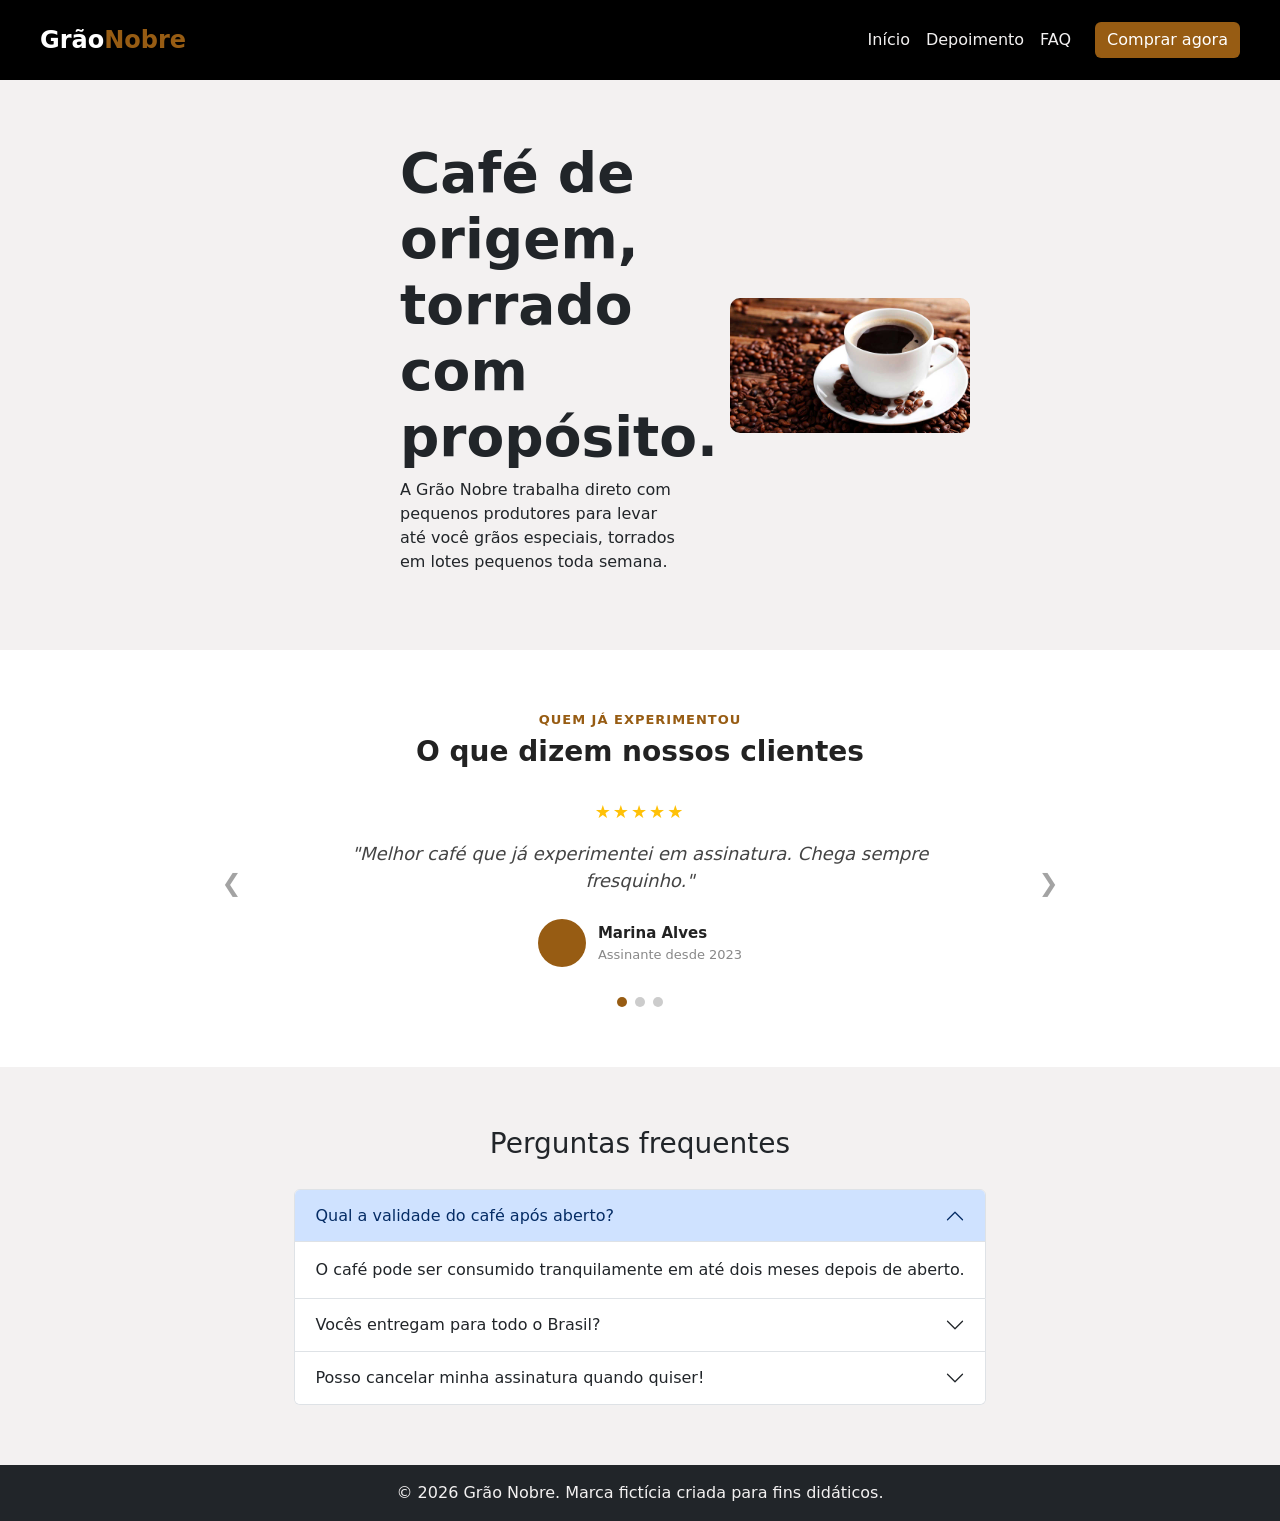
<file: index.html>
<!doctype html>
<html lang="en">
  <head>
    <meta charset="UTF-8" />
    <meta name="viewport" content="width=device-width, initial-scale=1.0" />
    <title>Demo Bootstrap</title>
    <link
      href="https://cdn.jsdelivr.net/npm/bootstrap@5.3.8/dist/css/bootstrap.min.css"
      rel="stylesheet"
      integrity="sha384-sRIl4kxILFvY47J16cr9ZwB07vP4J8+LH7qKQnuqkuIAvNWLzeN8tE5YBujZqJLB"
      crossorigin="anonymous"
    />
    <link href="style/style.css" rel="stylesheet" />
  </head>

  <body>
    <nav class="navbar navbar-expand-lg bg-body-tertiary">
      <div class="container-fluid" style="background-color: black">
        <a class="navbar-brand" href="#" style="display: flex">
          <h4 class="logo" id="grao">Grão</h4>
          <h4 class="logo" id="nobre">Nobre</h4>
        </a>
        <button
          class="navbar-toggler"
          type="button"
          data-bs-toggle="collapse"
          data-bs-target="#navbarSupportedContent"
          aria-controls="navbarSupportedContent"
          aria-expanded="false"
          aria-label="Toggle navigation"
        >
          <span class="navbar-toggler-icon"></span>
        </button>

        <div class="collapse navbar-collapse" id="navbarSupportedContent">
          <ul class="navbar-nav ms-auto mb-2 mb-lg-0">
            <li class="nav-item">
              <a class="nav-link" aria-current="page" href="#">Início</a>
            </li>
            <li class="nav-item">
              <a class="nav-link" href="#">Depoimento</a>
            </li>
            <li class="nav-item">
              <a class="nav-link" href="#">FAQ</a>
            </li>
          </ul>

          <button
            class="btn btn-outline-success ms-3"
            type="button"
            data-bs-toggle="modal"
            data-bs-target="#exampleModal"
          >
            Comprar agora
          </button>
        </div>
      </div>
    </nav>

    <section class="banner">
      <div class="banner">
        <div class="col-md-7">
          <h1>
            Café de origem,<br />
            torrado com propósito.
          </h1>
          <p>
            A Grão Nobre trabalha direto com pequenos produtores para levar até
            você grãos especiais, torrados em lotes pequenos toda semana.
          </p>
        </div>

        <div class="col-md-6">
          <img src="assets/cafe-imagem.jpg" class="img-fluid" alt="Café" />
        </div>
      </div>
    </section>

    <section class="depoimentos">
      <p id="text-depoimentos">QUEM JÁ EXPERIMENTOU</p>
      <h3>O que dizem nossos clientes</h3>

      <div id="carouselExample" class="carousel slide position-relative w-100">
        <div class="carousel-item active text-center">
          <div class="depoimento">
            <div class="stars">★★★★★</div>
            <p class="depoimento-texto">
              "Melhor café que já experimentei em assinatura. Chega sempre
              fresquinho."
            </p>
            <div class="autor-box">
              <div class="avatar"></div>
              <div class="autor-info">
                <strong>Marina Alves</strong>
                <span>Assinante desde 2023</span>
              </div>
            </div>
          </div>
        </div>

        <div class="carousel-item text-center">
          <div class="depoimento">
            <div class="stars">★★★★★</div>
            <p class="depoimento-texto">
              "O sabor é incrível e a entrega é muito rápida."
            </p>
            <div class="autor-box">
              <div class="avatar"></div>
              <div class="autor-info">
                <strong>João Silva</strong>
                <span>Assinante desde 2022</span>
              </div>
            </div>
          </div>
        </div>

        <div class="carousel-item text-center">
          <div class="depoimento">
            <div class="stars">★★★★★</div>
            <p class="depoimento-texto">
              "Finalmente encontrei um café que realmente gosto."
            </p>
            <div class="autor-box">
              <div class="avatar"></div>
              <div class="autor-info">
                <strong>Pedro Oliveira</strong>
                <span>Assinante desde 2024</span>
              </div>
            </div>
          </div>
        </div>

        <button
          class="carousel-control-prev"
          type="button"
          data-bs-target="#carouselExample"
          data-bs-slide="prev"
        >
          <span class="carousel-control-prev-icon-custom" aria-hidden="true"
            >&#10094;</span
          >
          <span class="visually-hidden">Anterior</span>
        </button>

        <button
          class="carousel-control-next"
          type="button"
          data-bs-target="#carouselExample"
          data-bs-slide="next"
        >
          <span class="carousel-control-next-icon-custom" aria-hidden="true"
            >&#10095;</span
          >
          <span class="visually-hidden">Próximo</span>
        </button>
      </div>

      <div class="carousel-indicators-custom">
        <button
          type="button"
          data-bs-target="#carouselExample"
          data-bs-slide-to="0"
          class="active"
          aria-current="true"
          aria-label="Slide 1"
        ></button>

        <button
          type="button"
          data-bs-target="#carouselExample"
          data-bs-slide-to="1"
          aria-label="Slide 2"
        ></button>

        <button
          type="button"
          data-bs-target="#carouselExample"
          data-bs-slide-to="2"
          aria-label="Slide 3"
        ></button>
      </div>
    </section>

    <section class="perguntas-frequentes">
      <h3>Perguntas frequentes</h3>
      <div class="accordion" id="accordionExample">
        <div class="accordion-item">
          <h2 class="accordion-header">
            <button
              class="accordion-button"
              type="button"
              data-bs-toggle="collapse"
              data-bs-target="#collapseOne"
              aria-expanded="true"
              aria-controls="collapseOne"
            >
              Qual a validade do café após aberto?
            </button>
          </h2>
          <div
            id="collapseOne"
            class="accordion-collapse collapse show"
            data-bs-parent="#accordionExample"
          >
            <div class="accordion-body">
              O café pode ser consumido tranquilamente em até dois meses depois
              de aberto.
            </div>
          </div>
        </div>
        <div class="accordion-item">
          <h2 class="accordion-header">
            <button
              class="accordion-button collapsed"
              type="button"
              data-bs-toggle="collapse"
              data-bs-target="#collapseTwo"
              aria-expanded="false"
              aria-controls="collapseTwo"
            >
              Vocês entregam para todo o Brasil?
            </button>
          </h2>
          <div
            id="collapseTwo"
            class="accordion-collapse collapse"
            data-bs-parent="#accordionExample"
          >
            <div class="accordion-body">
              Sim! Enviamos para todas as regiões, com prazo médio de 3 a 7 dias
              úteis dependendo da localidade.
            </div>
          </div>
        </div>
        <div class="accordion-item">
          <h2 class="accordion-header">
            <button
              class="accordion-button collapsed"
              type="button"
              data-bs-toggle="collapse"
              data-bs-target="#collapseThree"
              aria-expanded="false"
              aria-controls="collapseThree"
            >
              Posso cancelar minha assinatura quando quiser!
            </button>
          </h2>
          <div
            id="collapseThree"
            class="accordion-collapse collapse"
            data-bs-parent="#accordionExample"
          >
            <div class="accordion-body">
              Não tem permanência mínima de assinatura, mas é preciso avisar com
              pelo menos 15 dias de antencedência.
            </div>
          </div>
        </div>
      </div>
    </section>

    <!-- Modal -->
    <div
      class="modal fade"
      id="exampleModal"
      tabindex="-1"
      aria-labelledby="exampleModalLabel"
      aria-hidden="true"
    >
      <div class="modal-dialog">
        <div class="modal-content">
          <div class="modal-header">
            <h1 class="modal-title fs-5" id="exampleModalLabel">
              Faça seu pedido
            </h1>
            <button
              type="button"
              class="btn-close"
              data-bs-dismiss="modal"
              aria-label="Close"
            ></button>
          </div>
          <div class="modal-body">
            <ul>
              <div class="form-check">
                <input
                  class="form-check-input"
                  type="checkbox"
                  value=""
                  id="checkDefault"
                />
                <label class="form-check-label" for="checkDefault">
                  Kit de degustação
                </label>
              </div>
              <div class="form-check">
                <input
                  class="form-check-input"
                  type="checkbox"
                  value=""
                  id="checkDefault"
                />
                <label class="form-check-label" for="checkDefault">
                  1 pacote de 250g
                </label>
              </div>
              <div class="form-check">
                <input
                  class="form-check-input"
                  type="checkbox"
                  value=""
                  id="checkDefault"
                />
                <label class="form-check-label" for="checkDefault">
                  5 pacotes de 250g
                </label>
              </div>
            </ul>
          </div>
          <div class="modal-footer">
            <button type="button" class="btn btn-primary">
              Ir para o carrinho
            </button>
          </div>
        </div>
      </div>
    </div>

    <footer class="bg-dark text-center py-3">
      © 2026 Grão Nobre. Marca fictícia criada para fins didáticos. 
    </footer>

    <script
      src="https://cdn.jsdelivr.net/npm/bootstrap@5.3.8/dist/js/bootstrap.bundle.min.js"
      integrity="sha384-FKyoEForCGlyvwx9Hj09JcYn3nv7wiPVlz7YYwJrWVcXK/BmnVDxM+D2scQbITxI"
      crossorigin="anonymous"
    ></script>
  </body>
</html>
</file>
<file: style/style.css>
:root {
  --primary: rgb(151, 92, 19);
  --secondary: rgb(243, 241, 241);
  --cor-fundo: #000;
  --espacamento: 40px;
}

* {
  margin: 0;
  padding: 0;
  box-sizing: border-box;
}

body {
  margin: 0;
}

h1 {
  font-weight: 900;
  font-size: 55px;
}

h4 {
  font-weight: 600;
  font-size: larger;
}

img {
  border-radius: 10px;
  width: 500px;
  height: auto;
}

.navbar {
  padding-top: 0;
  padding-bottom: 0;
}

.container-fluid {
  display: flex;
  padding: 10px;
  padding: 20px 40px;
}

.logo {
  padding: 0;
  margin: 0;
  display: flex;
  align-items: center;
}

#grao {
  color: white;
}

#nobre {
  color: var(--primary);
}

.nav-link,
.nav-link:hover {
  color: var(--secondary);
}
.btn,
.btn:hover,
.btn:active {
  background-color: var(--primary) !important;
  color: white !important;
  border: none !important;
}

.banner {
  background-color: var(--secondary);
  padding: 3rem;
}

.banner {
  width: 100%;
  padding: 30px 200px;
  gap: 50px;
  display: flex;
  align-items: center;
}

.depoimentos {
  display: flex;
  padding: 60px 20px;
  justify-content: center;
  align-items: center;
  flex-direction: column;
  background-color: #fff;
  max-width: 900px;
  margin: 0 auto;
}

#text-depoimentos {
  text-transform: uppercase;
  color: var(--primary);
  font-weight: 700;
  font-size: 13px;
  letter-spacing: 1px;
  margin-bottom: 5px;
}

.depoimentos h3 {
  font-weight: 800;
  font-size: 28px;
  color: #222;
  margin-bottom: 30px;
}

.carousel {
  background-color: transparent;
  padding: 0;
  border-radius: 0;
}

.stars {
  color: #ffc107;
  font-size: 18px;
  letter-spacing: 2px;
  margin-bottom: 15px;
}

.depoimento-texto {
  font-style: italic;
  font-size: 18px;
  color: #444;
  max-width: 600px;
  margin: 0 auto 25px auto;
}

.autor-box {
  display: flex;
  align-items: center;
  justify-content: center;
  gap: 12px;
}

.avatar {
  width: 48px;
  height: 48px;
  border-radius: 50%;
  background-color: var(--primary);
  background-size: cover;
  background-position: center;
}

.autor-info {
  display: flex;
  flex-direction: column;
  text-align: left;
}

.autor-info strong {
  font-size: 15px;
  color: #222;
}

.autor-info span {
  font-size: 13px;
  color: #888;
}

.carousel-control-prev,
.carousel-control-next {
  width: 5%;
  opacity: 0.6;
}

.carousel-control-prev:hover,
.carousel-control-next:hover {
  opacity: 1;
}

.carousel-control-prev-icon-custom,
.carousel-control-next-icon-custom {
  font-size: 24px;
  color: #666;
  font-weight: 300;
}

.carousel-indicators-custom {
  display: flex;
  justify-content: center;
  gap: 8px;
  margin-top: 30px;
}

.carousel-indicators-custom button {
  width: 10px;
  height: 10px;
  border-radius: 50%;
  border: none;
  background-color: #ccc;
  cursor: pointer;
  padding: 0;
  transition: background-color 0.3s ease;
}

.carousel-indicators-custom button.active {
  background-color: var(--primary);
}

.perguntas-frequentes {
  background-color: var(--secondary);
  padding: 3rem;
  display: flex;
  padding: 60px 20px;
  justify-content: center;
  align-items: center;
  flex-direction: column;
  gap: 20px;
}

footer {
  color: var(--secondary);
}
</file>
<file: bootstrap/style/style.css>
:root {
  --primary: rgb(151, 92, 19);
  --secondary: rgb(243, 241, 241);
  --cor-fundo: #000;
  --espacamento: 40px;
}

* {
  margin: 0;
  padding: 0;
  box-sizing: border-box;
}

body {
  margin: 0;
}

h1 {
  font-weight: 900;
  font-size: 55px;
}

h4 {
  font-weight: 600;
  font-size: larger;
}

img {
  border-radius: 10px;
  width: 500px;
  height: auto;
}

.navbar {
  padding-top: 0;
  padding-bottom: 0;
}

.container-fluid {
  display: flex;
  padding: 10px;
  padding: 20px 40px;
}

.logo {
  padding: 0;
  margin: 0;
  display: flex;
  align-items: center;
}

#grao {
  color: white;
}

#nobre {
  color: var(--primary);
}

.nav-link,
.nav-link:hover {
  color: var(--secondary);
}
.btn,
.btn:hover,
.btn:active {
  background-color: var(--primary) !important;
  color: white !important;
  border: none !important;
}

.banner {
  background-color: var(--secondary);
  padding: 3rem;
}

.banner {
  width: 100%;
  padding: 30px 200px;
  gap: 50px;
  display: flex;
  align-items: center;
}

.depoimentos {
  display: flex;
  padding: 60px 20px;
  justify-content: center;
  align-items: center;
  flex-direction: column;
  background-color: #fff;
  max-width: 900px;
  margin: 0 auto;
}

#text-depoimentos {
  text-transform: uppercase;
  color: var(--primary);
  font-weight: 700;
  font-size: 13px;
  letter-spacing: 1px;
  margin-bottom: 5px;
}

.depoimentos h3 {
  font-weight: 800;
  font-size: 28px;
  color: #222;
  margin-bottom: 30px;
}

.carousel {
  background-color: transparent;
  padding: 0;
  border-radius: 0;
}

.stars {
  color: #ffc107;
  font-size: 18px;
  letter-spacing: 2px;
  margin-bottom: 15px;
}

.depoimento-texto {
  font-style: italic;
  font-size: 18px;
  color: #444;
  max-width: 600px;
  margin: 0 auto 25px auto;
}

.autor-box {
  display: flex;
  align-items: center;
  justify-content: center;
  gap: 12px;
}

.avatar {
  width: 48px;
  height: 48px;
  border-radius: 50%;
  background-color: var(--primary);
  background-size: cover;
  background-position: center;
}

.autor-info {
  display: flex;
  flex-direction: column;
  text-align: left;
}

.autor-info strong {
  font-size: 15px;
  color: #222;
}

.autor-info span {
  font-size: 13px;
  color: #888;
}

.carousel-control-prev,
.carousel-control-next {
  width: 5%;
  opacity: 0.6;
}

.carousel-control-prev:hover,
.carousel-control-next:hover {
  opacity: 1;
}

.carousel-control-prev-icon-custom,
.carousel-control-next-icon-custom {
  font-size: 24px;
  color: #666;
  font-weight: 300;
}

.carousel-indicators-custom {
  display: flex;
  justify-content: center;
  gap: 8px;
  margin-top: 30px;
}

.carousel-indicators-custom button {
  width: 10px;
  height: 10px;
  border-radius: 50%;
  border: none;
  background-color: #ccc;
  cursor: pointer;
  padding: 0;
  transition: background-color 0.3s ease;
}

.carousel-indicators-custom button.active {
  background-color: var(--primary);
}

.perguntas-frequentes {
  background-color: var(--secondary);
  padding: 3rem;
  display: flex;
  padding: 60px 20px;
  justify-content: center;
  align-items: center;
  flex-direction: column;
  gap: 20px;
}

footer {
  color: var(--secondary);
}
</file>
